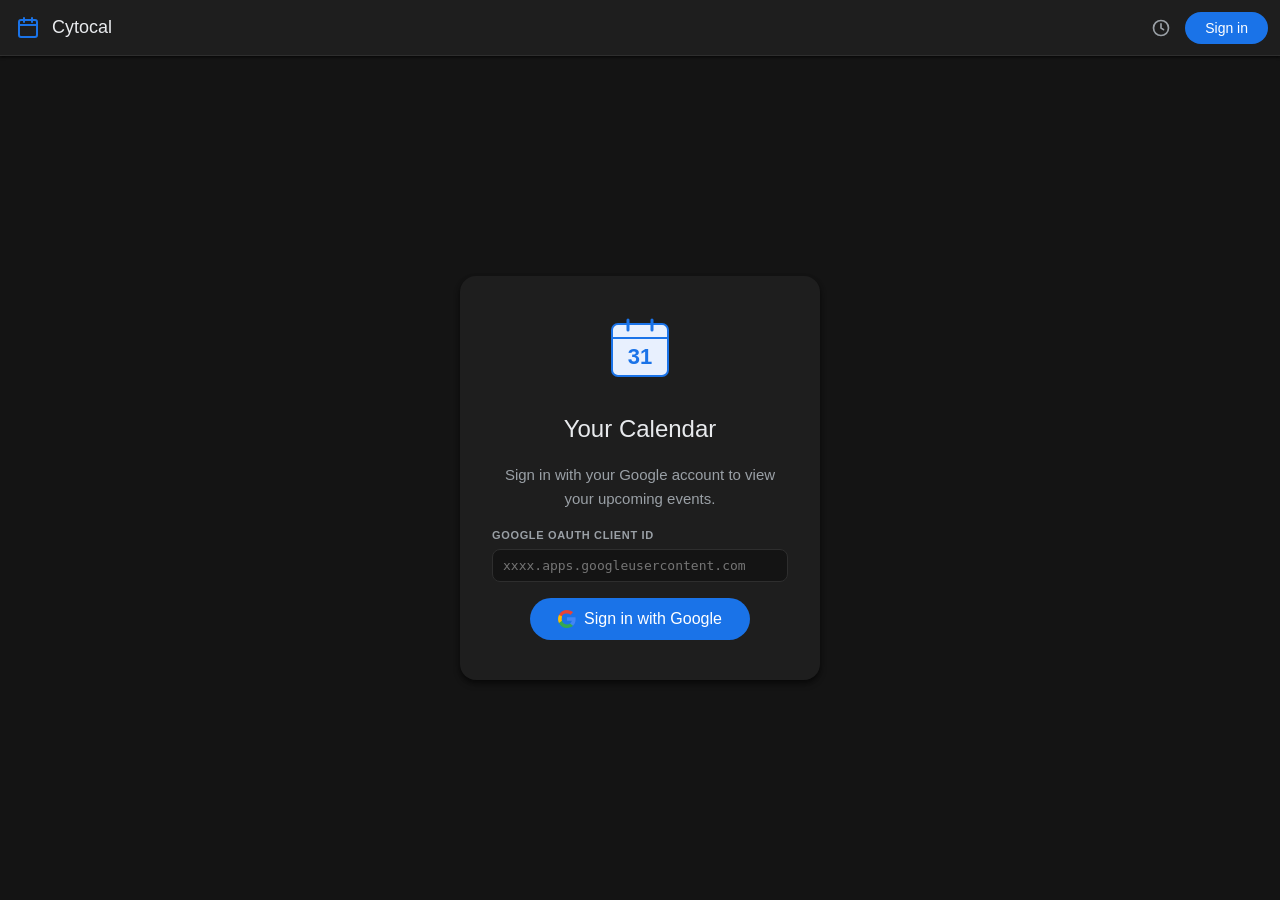
<file: index.html>
<!DOCTYPE html>
<html lang="en">
<head>
  <meta charset="UTF-8" />
  <meta name="viewport" content="width=device-width, initial-scale=1.0" />
  <meta name="theme-color" content="#1a73e8" />
  <meta name="mobile-web-app-capable" content="yes" />
  <meta name="apple-mobile-web-app-capable" content="yes" />
  <meta name="apple-mobile-web-app-status-bar-style" content="default" />
  <meta name="apple-mobile-web-app-title" content="Cytocal" />
  <meta name="description" content="Cytocal PWA" />
  <!-- Content Security Policy. connect-src and frame-src must allow
       accounts.google.com for Google Identity Services sign-in. -->
  <meta http-equiv="Content-Security-Policy" content="default-src 'self'; script-src 'self' https://apis.google.com https://accounts.google.com; style-src 'self' 'unsafe-inline'; img-src 'self' data:; connect-src 'self' https://www.googleapis.com https://accounts.google.com; frame-src https://accounts.google.com;">
  <title>Cytocal</title>
  <link rel="manifest" href="./manifest.json" />
  <link rel="apple-touch-icon" href="./icons/icon.svg" />
  <link rel="stylesheet" href="./styles.css" />
  <!-- External (not inline) so it complies with the CSP above. -->
  <script src="./theme-init.js"></script>
</head>
<body>

  <div id="offline-banner" hidden aria-live="polite">
    You are offline. Showing cached events.
  </div>

  <header class="header">
    <div class="header-left">
      <div class="header-icon" aria-hidden="true">
        <svg width="24" height="24" viewBox="0 0 24 24" fill="none" xmlns="http://www.w3.org/2000/svg">
          <rect x="3" y="4" width="18" height="17" rx="2" stroke="#1a73e8" stroke-width="2" fill="none"/>
          <line x1="3" y1="9" x2="21" y2="9" stroke="#1a73e8" stroke-width="2"/>
          <line x1="8" y1="2" x2="8" y2="6" stroke="#1a73e8" stroke-width="2" stroke-linecap="round"/>
          <line x1="16" y1="2" x2="16" y2="6" stroke="#1a73e8" stroke-width="2" stroke-linecap="round"/>
        </svg>
      </div>
      <h1>Cytocal</h1>
    </div>
    <div class="header-right">
      <button id="btn-refresh" class="icon-btn" hidden aria-label="Refresh calendar">
        <svg width="20" height="20" viewBox="0 0 24 24" fill="none" stroke="currentColor" stroke-width="2" stroke-linecap="round" stroke-linejoin="round">
          <polyline points="23 4 23 10 17 10"></polyline>
          <polyline points="1 20 1 14 7 14"></polyline>
          <path d="M3.51 9a9 9 0 0 1 14.85-3.36L23 10M1 14l4.64 4.36A9 9 0 0 0 20.49 15"></path>
        </svg>
      </button>
      <button id="btn-theme" class="icon-btn" aria-label="Toggle theme">
        <svg id="theme-icon" width="20" height="20" viewBox="0 0 24 24" fill="none" stroke="currentColor" stroke-width="2" stroke-linecap="round" stroke-linejoin="round"></svg>
      </button>
      <button id="btn-signin" class="btn-primary">Sign in</button>
      <button id="btn-menu" class="icon-btn" hidden aria-label="Menu" aria-expanded="false">
        <svg width="20" height="20" viewBox="0 0 20 20" fill="currentColor" xmlns="http://www.w3.org/2000/svg">
          <circle cx="10" cy="4"  r="1.6"/>
          <circle cx="10" cy="10" r="1.6"/>
          <circle cx="10" cy="16" r="1.6"/>
        </svg>
      </button>
    </div>
  </header>

  <div id="app-menu" hidden role="dialog" aria-label="Menu">
    <div class="picker-header">Calendars</div>
    <div class="menu-col-assign">
      <label class="col-assign-row">
        <span class="col-assign-label">Confirmed</span>
        <select id="menu-select-confirmed" class="col-assign-select"></select>
      </label>
      <label class="col-assign-row">
        <span class="col-assign-label">Possible</span>
        <select id="menu-select-possible" class="col-assign-select"></select>
      </label>
      <label class="col-assign-row">
        <span class="col-assign-label">On-call</span>
        <select id="menu-select-oncall" class="col-assign-select"></select>
      </label>
    </div>
    <div class="menu-divider"></div>
    <button id="btn-signout" class="menu-signout">Sign out</button>
  </div>

  <div id="install-banner" hidden role="banner">
    <span>Install Calendar for offline access</span>
    <button id="btn-install" class="btn-install">Add to Home Screen</button>
    <button id="btn-install-dismiss" class="icon-btn install-dismiss" aria-label="Dismiss">&#x2715;</button>
  </div>

  <main id="main-content">

    <div id="welcome-screen">
      <div class="welcome-card">
        <div class="welcome-icon" aria-hidden="true">
          <svg width="64" height="64" viewBox="0 0 64 64" fill="none" xmlns="http://www.w3.org/2000/svg">
            <rect x="4" y="8" width="56" height="52" rx="6" fill="#e8f0fe"/>
            <rect x="4" y="8" width="56" height="52" rx="6" stroke="#1a73e8" stroke-width="2"/>
            <line x1="4" y1="22" x2="60" y2="22" stroke="#1a73e8" stroke-width="2"/>
            <line x1="20" y1="4" x2="20" y2="14" stroke="#1a73e8" stroke-width="3" stroke-linecap="round"/>
            <line x1="44" y1="4" x2="44" y2="14" stroke="#1a73e8" stroke-width="3" stroke-linecap="round"/>
            <text x="32" y="48" text-anchor="middle" font-family="sans-serif" font-size="22" font-weight="bold" fill="#1a73e8">31</text>
          </svg>
        </div>
        <h2>Your Calendar</h2>
        <p>Sign in with your Google account to view your upcoming events.</p>
        <div class="client-id-field">
          <label class="client-id-label" for="input-client-id">Google OAuth Client ID</label>
          <input id="input-client-id" class="client-id-input" type="text"
                 placeholder="xxxx.apps.googleusercontent.com"
                 autocomplete="off" spellcheck="false" />
        </div>
        <button id="btn-signin-welcome" class="btn-primary btn-large">
          <svg width="18" height="18" viewBox="0 0 18 18" xmlns="http://www.w3.org/2000/svg" aria-hidden="true">
            <path d="M17.64 9.2c0-.637-.057-1.251-.164-1.84H9v3.481h4.844c-.209 1.125-.843 2.078-1.796 2.717v2.258h2.908c1.702-1.567 2.684-3.875 2.684-6.615z" fill="#4285F4"/>
            <path d="M9 18c2.43 0 4.467-.806 5.956-2.184l-2.908-2.258c-.806.54-1.837.86-3.048.86-2.344 0-4.328-1.584-5.036-3.711H.957v2.332A8.997 8.997 0 0 0 9 18z" fill="#34A853"/>
            <path d="M3.964 10.707A5.41 5.41 0 0 1 3.682 9c0-.593.102-1.17.282-1.707V4.961H.957A8.996 8.996 0 0 0 0 9c0 1.452.348 2.827.957 4.039l3.007-2.332z" fill="#FBBC05"/>
            <path d="M9 3.58c1.321 0 2.508.454 3.44 1.345l2.582-2.58C13.463.891 11.426 0 9 0A8.997 8.997 0 0 0 .957 4.961L3.964 6.293C4.672 4.166 6.656 3.58 9 3.58z" fill="#EA4335"/>
          </svg>
          Sign in with Google
        </button>
      </div>
    </div>

    <div id="loading-screen" hidden>
      <div class="loading-content">
        <div class="spinner" aria-label="Loading"></div>
        <p id="loading-message">Syncing your calendar&hellip;</p>
      </div>
    </div>

    <div id="calendar-setup" hidden aria-label="Calendar setup">
      <div class="setup-card">
        <h2>Set up your calendars</h2>
        <p>Pick the calendar that holds your confirmed events, the one for possible events, and the one for Philippe's on-call shifts. Only these calendars are shown.</p>
        <div class="setup-col-assign">
          <label class="col-assign-row">
            <span class="col-assign-label">Confirmed</span>
            <select id="setup-select-confirmed" class="col-assign-select"></select>
          </label>
          <label class="col-assign-row">
            <span class="col-assign-label">Possible</span>
            <select id="setup-select-possible" class="col-assign-select"></select>
          </label>
          <label class="col-assign-row">
            <span class="col-assign-label">On-call</span>
            <select id="setup-select-oncall" class="col-assign-select"></select>
          </label>
        </div>
        <button id="btn-setup-done" class="btn-primary btn-large">Get started</button>
      </div>
    </div>

    <aside id="legend-aside" hidden aria-label="Legend">
      <button id="legend-toggle" class="legend-toggle" aria-expanded="true" aria-label="Toggle legend">
        <svg width="12" height="12" viewBox="0 0 24 24" fill="none" stroke="currentColor" stroke-width="2.5" stroke-linecap="round" stroke-linejoin="round" aria-hidden="true">
          <polyline points="6 9 12 15 18 9"></polyline>
        </svg>
        Legend
      </button>
      <div id="legend-body" class="legend-body"></div>
    </aside>

    <aside id="recent-aside" hidden aria-label="Recent changes">
      <button id="recent-toggle" class="legend-toggle" aria-expanded="false" aria-label="Toggle recent changes">
        <svg width="12" height="12" viewBox="0 0 24 24" fill="none" stroke="currentColor" stroke-width="2.5" stroke-linecap="round" stroke-linejoin="round" aria-hidden="true">
          <polyline points="6 9 12 15 18 9"></polyline>
        </svg>
        Recent
      </button>
      <div id="recent-body" class="recent-body"></div>
    </aside>

    <div id="agenda-view" hidden aria-label="Agenda view">
    </div>

  </main>

  <div id="event-modal" hidden role="dialog" aria-modal="true" aria-label="Event editor">
    <div class="modal-backdrop" id="modal-backdrop"></div>
    <div class="modal-card">
      <div class="modal-header">
        <h2 id="modal-title-heading">New event</h2>
        <button id="modal-btn-delete" class="icon-btn modal-delete" hidden aria-label="Delete event">
          <svg width="18" height="18" viewBox="0 0 24 24" fill="none" stroke="currentColor" stroke-width="2" stroke-linecap="round" stroke-linejoin="round">
            <polyline points="3 6 5 6 21 6"></polyline>
            <path d="M19 6l-1 14a2 2 0 0 1-2 2H8a2 2 0 0 1-2-2L5 6"></path>
            <path d="M10 11v6M14 11v6"></path>
            <path d="M9 6V4h6v2"></path>
          </svg>
        </button>
      </div>
      <div class="modal-body">
        <div class="modal-field">
          <label class="modal-label" for="modal-input-title">Title</label>
          <input id="modal-input-title" class="modal-input" type="text" placeholder="Add title" autocomplete="off" />
        </div>
        <div class="modal-field modal-field-row">
          <div class="modal-field" style="flex:1">
            <label class="modal-label" for="modal-input-start">Start date</label>
            <input id="modal-input-start" class="modal-input" type="date" />
          </div>
          <div class="modal-field" style="flex:1">
            <label class="modal-label" for="modal-input-end">End date</label>
            <input id="modal-input-end" class="modal-input" type="date" />
          </div>
        </div>
        <div class="modal-field">
          <div class="modal-label">Place in</div>
          <div id="modal-placement-btns" class="modal-placement-btns" role="group" aria-label="Place event in column">
            <button id="modal-btn-confirmed" class="placement-btn placement-active" type="button">Confirmed</button>
            <button id="modal-btn-possible" class="placement-btn" type="button">Possible</button>
          </div>
        </div>
        <div class="modal-field">
          <div class="modal-label">Colour</div>
          <div id="modal-color-swatches" class="color-swatches" role="radiogroup" aria-label="Event colour"></div>
        </div>
      </div>
      <div class="modal-footer">
        <button id="modal-btn-cancel" class="btn-secondary">Cancel</button>
        <button id="modal-btn-save" class="btn-primary">Save</button>
      </div>
    </div>
  </div>

  <script src="https://accounts.google.com/gsi/client" async defer></script>
  <script src="./db.js"></script>
  <script src="./calendar-api.js"></script>
  <script src="./app.js"></script>
</body>
</html>
</file>
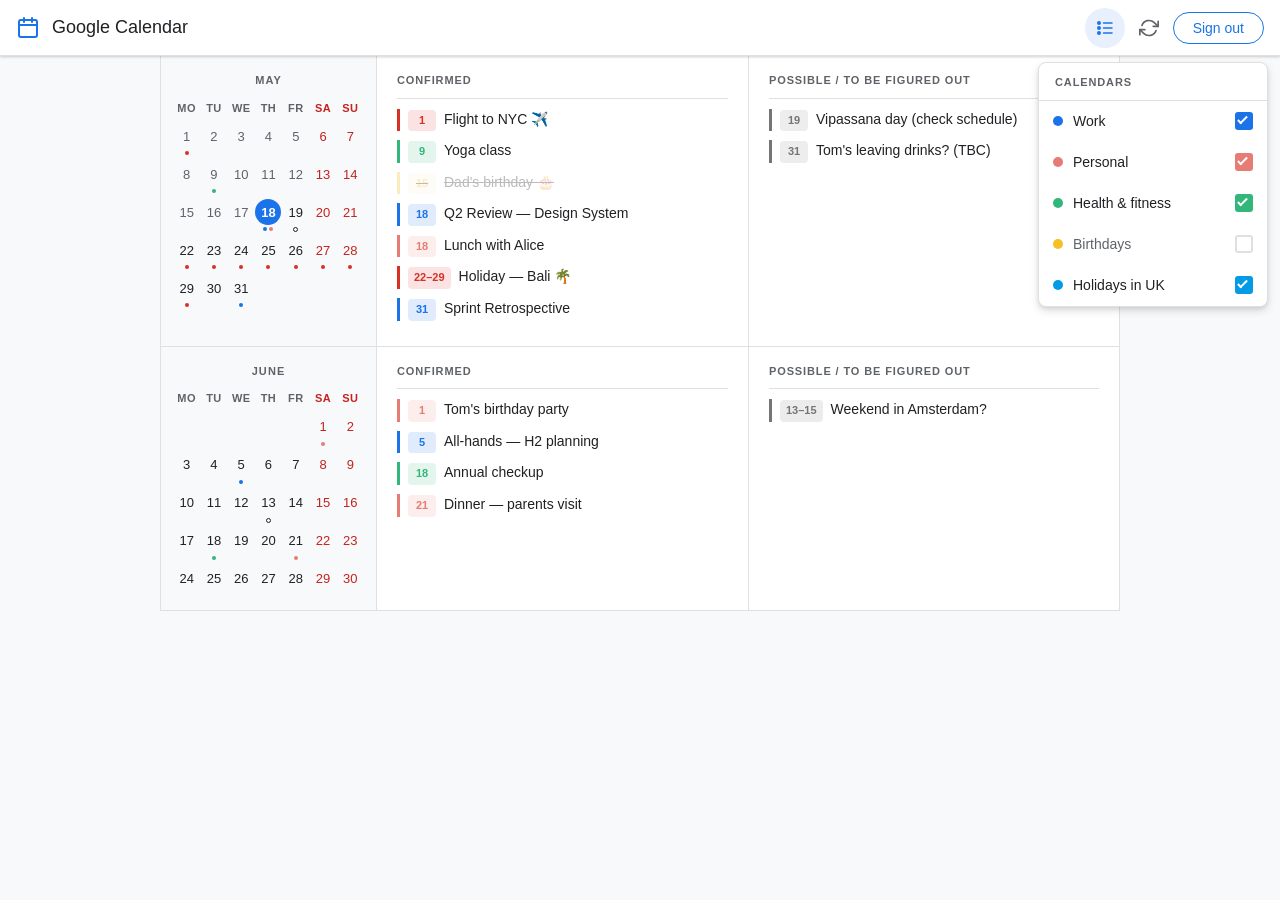
<file: preview.html>
<!DOCTYPE html>
<html lang="en">
<head>
  <meta charset="UTF-8">
  <meta name="viewport" content="width=device-width, initial-scale=1.0">
  <title>Calendar – Picker Preview</title>
  <style>
:root{
  --blue:#1a73e8;--surface:#fff;--surface-2:#f8f9fa;--on-surface:#202124;
  --secondary-text:#5f6368;--border:#e0e0e0;
  --shadow:0 1px 3px rgba(0,0,0,.12),0 1px 2px rgba(0,0,0,.08);
  --shadow-md:0 4px 8px rgba(0,0,0,.12),0 2px 4px rgba(0,0,0,.08);
  --radius:8px;--radius-pill:9999px;--header-height:56px;--cal-col-width:216px;
}
@media(prefers-color-scheme:dark){
  :root{--surface:#1e1e1e;--surface-2:#141414;--on-surface:#e8eaed;--secondary-text:#9aa0a6;--border:#2e2e2e}
}
*,*::before,*::after{box-sizing:border-box;margin:0;padding:0}
body{font-family:"Google Sans",Roboto,-apple-system,sans-serif;background:var(--surface-2);color:var(--on-surface);line-height:1.5}

/* ── Header ── */
.header{
  position:sticky;top:0;z-index:100;height:var(--header-height);
  background:var(--surface);border-bottom:1px solid var(--border);
  box-shadow:var(--shadow);
  display:flex;align-items:center;justify-content:space-between;padding:0 16px;gap:8px;
}
.header-left{display:flex;align-items:center;gap:12px}
.header h1{font-size:1.125rem;font-weight:400}
.header-right{display:flex;align-items:center;gap:4px}
.btn-secondary{
  display:inline-flex;align-items:center;padding:7px 19px;
  background:transparent;color:var(--blue);border:1px solid var(--blue);
  border-radius:var(--radius-pill);font-family:inherit;font-size:.875rem;font-weight:500;cursor:pointer;
}
.icon-btn{
  display:inline-flex;align-items:center;justify-content:center;
  width:40px;height:40px;background:transparent;color:var(--secondary-text);
  border:none;border-radius:50%;cursor:pointer;transition:background .15s,color .15s;
}
.icon-btn:hover{background:var(--surface-2);color:var(--on-surface)}
/* Active/open state for calendars button */
.icon-btn.active{background:var(--blue-light,#e8f0fe);color:var(--blue)}

/* ── Calendar picker popover ── */
#cal-picker{
  position:fixed;
  top:calc(var(--header-height) + 6px);
  right:12px;
  z-index:300;
  background:var(--surface);
  border:1px solid var(--border);
  border-radius:var(--radius);
  box-shadow:var(--shadow-md);
  min-width:230px;max-width:300px;
  overflow:hidden;
}
.picker-header{
  padding:11px 16px 9px;
  font-size:.6875rem;font-weight:700;letter-spacing:.08em;
  text-transform:uppercase;color:var(--secondary-text);
  border-bottom:1px solid var(--border);
}
.cal-row{
  display:flex;align-items:center;gap:10px;
  padding:10px 14px;cursor:pointer;user-select:none;transition:background .12s;
}
.cal-row:hover{background:var(--surface-2)}
.cal-dot-lg{width:10px;height:10px;border-radius:50%;flex-shrink:0}
.cal-row-name{flex:1;font-size:.875rem;color:var(--on-surface);overflow:hidden;text-overflow:ellipsis;white-space:nowrap}
.cal-row-check{
  width:18px;height:18px;border-radius:3px;
  border:2px solid var(--border);flex-shrink:0;
  position:relative;transition:background .12s,border-color .12s;
}
.cal-row-check.on{
  background:var(--c,var(--blue));
  border-color:var(--c,var(--blue));
}
.cal-row-check.on::after{
  content:'';position:absolute;left:3px;top:0;
  width:5px;height:10px;
  border:2px solid #fff;border-top:none;border-left:none;
  transform:rotate(45deg);
}
/* Unchecked row is dimmed slightly */
.cal-row.hidden-cal .cal-row-name{color:var(--secondary-text)}

/* ── Calendar view ── */
#cal{max-width:960px;margin:0 auto;border-left:1px solid var(--border);border-right:1px solid var(--border)}
.mr{display:grid;grid-template-columns:var(--cal-col-width) 1fr 1fr;border-bottom:1px solid var(--border);background:var(--surface)}
.mc{padding:16px 12px;border-right:1px solid var(--border);background:var(--surface-2)}
.mn{font-size:.6875rem;font-weight:700;letter-spacing:.1em;text-transform:uppercase;color:var(--secondary-text);text-align:center;margin-bottom:8px}
table{width:100%;border-collapse:collapse;table-layout:fixed}
th{text-align:center;padding:3px 0 5px;font-size:.6875rem;font-weight:600;color:var(--secondary-text);text-transform:uppercase;letter-spacing:.04em}
th.wk{color:#c5221f}
td{text-align:center;padding:2px 0;vertical-align:top}
.dn{display:inline-flex;align-items:center;justify-content:center;width:26px;height:26px;border-radius:50%;font-size:.8125rem;color:var(--on-surface);line-height:1;font-feature-settings:'tnum'}
.dp .dn{color:var(--secondary-text)}
.dw>.dn{color:#c5221f}
.dt .dn{background:var(--blue);color:#fff;font-weight:700}
.dots{display:flex;justify-content:center;gap:2px;margin-top:2px;min-height:6px}
.dot{width:4px;height:4px;border-radius:50%;flex-shrink:0;display:inline-block}
.dot-t{background:transparent!important;border:1.5px solid #202124;width:5px;height:5px}
.ec{padding:16px 20px;background:var(--surface);min-height:80px}
.ec+.ec{border-left:1px solid var(--border)}
.ch{font-size:.6875rem;font-weight:700;letter-spacing:.08em;text-transform:uppercase;color:var(--secondary-text);padding-bottom:9px;margin-bottom:10px;border-bottom:1px solid var(--border)}
.ev{display:flex;align-items:flex-start;gap:8px;margin-bottom:9px;border-left:3px solid var(--c,var(--blue));padding-left:8px}
.chip{display:inline-block;font-size:.6875rem;font-weight:700;white-space:nowrap;padding:2px 6px;border-radius:4px;flex-shrink:0;line-height:1.6;font-feature-settings:'tnum';margin-top:1px;min-width:28px;text-align:center}
.ttl{font-size:.875rem;color:var(--on-surface);line-height:1.45}

/* Events from the hidden calendar are struck out to illustrate the effect */
.ev.hidden-ev{opacity:.3;text-decoration:line-through}

/* Responsive */
@media(max-width:900px){:root{--cal-col-width:172px}.ec{padding:14px}.ttl{font-size:.8125rem}}
@media(max-width:640px){
  :root{--cal-col-width:132px}
  .mn{font-size:.625rem} th{font-size:.5rem;padding:1px 0 3px}
  .dn{width:20px;height:20px;font-size:.625rem} .dot{width:3px;height:3px}
  .ec{padding:10px 8px} .ch{font-size:.5625rem;padding-bottom:6px;margin-bottom:6px}
  .ttl{font-size:.75rem} .chip{font-size:.5625rem;padding:1px 4px;min-width:22px}
  .ev{gap:5px;padding-left:5px;margin-bottom:6px}
}
  </style>
</head>
<body>

<!-- ── Header ── -->
<header class="header">
  <div class="header-left">
    <svg width="24" height="24" viewBox="0 0 24 24" fill="none">
      <rect x="3" y="4" width="18" height="17" rx="2" stroke="#1a73e8" stroke-width="2" fill="none"/>
      <line x1="3" y1="9" x2="21" y2="9" stroke="#1a73e8" stroke-width="2"/>
      <line x1="8" y1="2" x2="8" y2="6" stroke="#1a73e8" stroke-width="2" stroke-linecap="round"/>
      <line x1="16" y1="2" x2="16" y2="6" stroke="#1a73e8" stroke-width="2" stroke-linecap="round"/>
    </svg>
    <h1>Google Calendar</h1>
  </div>
  <div class="header-right">
    <!-- Calendar selector button — shown as active/open -->
    <button class="icon-btn active" aria-label="Select calendars" aria-expanded="true">
      <svg width="20" height="20" viewBox="0 0 20 20" fill="none">
        <circle cx="4" cy="5"  r="2" fill="currentColor"/>
        <line x1="8.5" y1="5"  x2="17" y2="5"  stroke="currentColor" stroke-width="1.5" stroke-linecap="round"/>
        <circle cx="4" cy="10" r="2" fill="currentColor"/>
        <line x1="8.5" y1="10" x2="17" y2="10" stroke="currentColor" stroke-width="1.5" stroke-linecap="round"/>
        <circle cx="4" cy="15" r="2" fill="currentColor"/>
        <line x1="8.5" y1="15" x2="17" y2="15" stroke="currentColor" stroke-width="1.5" stroke-linecap="round"/>
      </svg>
    </button>
    <button class="icon-btn" aria-label="Refresh">
      <svg width="20" height="20" viewBox="0 0 24 24" fill="none" stroke="currentColor" stroke-width="2" stroke-linecap="round" stroke-linejoin="round">
        <polyline points="23 4 23 10 17 10"/><polyline points="1 20 1 14 7 14"/>
        <path d="M3.51 9a9 9 0 0 1 14.85-3.36L23 10M1 14l4.64 4.36A9 9 0 0 0 20.49 15"/>
      </svg>
    </button>
    <button class="btn-secondary">Sign out</button>
  </div>
</header>

<!-- ── Calendar picker — open, "Holidays in UK" unchecked ── -->
<div id="cal-picker">
  <div class="picker-header">Calendars</div>

  <div class="cal-row">
    <span class="cal-dot-lg" style="background:#1a73e8"></span>
    <span class="cal-row-name">Work</span>
    <span class="cal-row-check on" style="--c:#1a73e8"></span>
  </div>
  <div class="cal-row">
    <span class="cal-dot-lg" style="background:#e67c73"></span>
    <span class="cal-row-name">Personal</span>
    <span class="cal-row-check on" style="--c:#e67c73"></span>
  </div>
  <div class="cal-row">
    <span class="cal-dot-lg" style="background:#33b679"></span>
    <span class="cal-row-name">Health &amp; fitness</span>
    <span class="cal-row-check on" style="--c:#33b679"></span>
  </div>
  <!-- Unchecked — Birthdays hidden -->
  <div class="cal-row hidden-cal">
    <span class="cal-dot-lg" style="background:#f6bf26"></span>
    <span class="cal-row-name">Birthdays</span>
    <span class="cal-row-check"></span>
  </div>
  <div class="cal-row">
    <span class="cal-dot-lg" style="background:#039be5"></span>
    <span class="cal-row-name">Holidays in UK</span>
    <span class="cal-row-check on" style="--c:#039be5"></span>
  </div>
</div>

<!-- ── Calendar view ── -->
<div id="cal">

<!-- MAY -->
<section class="mr">
  <div class="mc">
    <div class="mn">May</div>
    <table><thead><tr>
      <th>Mo</th><th>Tu</th><th>We</th><th>Th</th><th>Fr</th>
      <th class="wk">Sa</th><th class="wk">Su</th>
    </tr></thead><tbody>
      <tr>
        <td class="dp"><span class="dn">1</span><div class="dots"><span class="dot" style="background:#d93025"></span></div></td>
        <td class="dp"><span class="dn">2</span></td><td class="dp"><span class="dn">3</span></td>
        <td class="dp"><span class="dn">4</span></td><td class="dp"><span class="dn">5</span></td>
        <td class="dw dp"><span class="dn">6</span></td><td class="dw dp"><span class="dn">7</span></td>
      </tr><tr>
        <td class="dp"><span class="dn">8</span></td>
        <td class="dp"><span class="dn">9</span><div class="dots"><span class="dot" style="background:#33b679"></span></div></td>
        <td class="dp"><span class="dn">10</span></td><td class="dp"><span class="dn">11</span></td>
        <td class="dp"><span class="dn">12</span></td>
        <td class="dw dp"><span class="dn">13</span></td><td class="dw dp"><span class="dn">14</span></td>
      </tr><tr>
        <td class="dp"><span class="dn">15</span></td>
        <td class="dp"><span class="dn">16</span></td>
        <td class="dp"><span class="dn">17</span></td>
        <td class="dt"><span class="dn">18</span><div class="dots"><span class="dot" style="background:#1a73e8"></span><span class="dot" style="background:#e67c73"></span></div></td>
        <td><span class="dn">19</span><div class="dots"><span class="dot dot-t"></span></div></td>
        <td class="dw"><span class="dn">20</span></td><td class="dw"><span class="dn">21</span></td>
      </tr><tr>
        <td><span class="dn">22</span><div class="dots"><span class="dot" style="background:#d93025"></span></div></td>
        <td><span class="dn">23</span><div class="dots"><span class="dot" style="background:#d93025"></span></div></td>
        <td><span class="dn">24</span><div class="dots"><span class="dot" style="background:#d93025"></span></div></td>
        <td><span class="dn">25</span><div class="dots"><span class="dot" style="background:#d93025"></span></div></td>
        <td><span class="dn">26</span><div class="dots"><span class="dot" style="background:#d93025"></span></div></td>
        <td class="dw"><span class="dn">27</span><div class="dots"><span class="dot" style="background:#d93025"></span></div></td>
        <td class="dw"><span class="dn">28</span><div class="dots"><span class="dot" style="background:#d93025"></span></div></td>
      </tr><tr>
        <td><span class="dn">29</span><div class="dots"><span class="dot" style="background:#d93025"></span></div></td>
        <td><span class="dn">30</span></td>
        <td><span class="dn">31</span><div class="dots"><span class="dot" style="background:#1a73e8"></span></div></td>
        <td></td><td></td><td></td><td></td>
      </tr>
    </tbody></table>
  </div>

  <div class="ec">
    <div class="ch">Confirmed</div>
    <div class="ev" style="--c:#d93025"><span class="chip" style="background:#d9302522;color:#d93025">1</span><span class="ttl">Flight to NYC ✈️</span></div>
    <div class="ev" style="--c:#33b679"><span class="chip" style="background:#33b67922;color:#33b679">9</span><span class="ttl">Yoga class</span></div>
    <!-- Birthday event — shown dimmed because Birthdays calendar is hidden -->
    <div class="ev hidden-ev" style="--c:#f6bf26"><span class="chip" style="background:#f6bf2622;color:#f6bf26">15</span><span class="ttl">Dad's birthday 🎂</span></div>
    <div class="ev" style="--c:#1a73e8"><span class="chip" style="background:#1a73e822;color:#1a73e8">18</span><span class="ttl">Q2 Review — Design System</span></div>
    <div class="ev" style="--c:#e67c73"><span class="chip" style="background:#e67c7322;color:#e67c73">18</span><span class="ttl">Lunch with Alice</span></div>
    <div class="ev" style="--c:#d93025"><span class="chip" style="background:#d9302522;color:#d93025">22–29</span><span class="ttl">Holiday — Bali 🌴</span></div>
    <div class="ev" style="--c:#1a73e8"><span class="chip" style="background:#1a73e822;color:#1a73e8">31</span><span class="ttl">Sprint Retrospective</span></div>
  </div>

  <div class="ec">
    <div class="ch">Possible / To be figured out</div>
    <div class="ev" style="--c:#757575"><span class="chip" style="background:#75757522;color:#757575">19</span><span class="ttl">Vipassana day (check schedule)</span></div>
    <div class="ev" style="--c:#757575"><span class="chip" style="background:#75757522;color:#757575">31</span><span class="ttl">Tom's leaving drinks? (TBC)</span></div>
  </div>
</section>

<!-- JUNE -->
<section class="mr">
  <div class="mc">
    <div class="mn">June</div>
    <table><thead><tr>
      <th>Mo</th><th>Tu</th><th>We</th><th>Th</th><th>Fr</th>
      <th class="wk">Sa</th><th class="wk">Su</th>
    </tr></thead><tbody>
      <tr>
        <td></td><td></td><td></td><td></td><td></td>
        <td class="dw"><span class="dn">1</span><div class="dots"><span class="dot" style="background:#e67c73"></span></div></td>
        <td class="dw"><span class="dn">2</span></td>
      </tr><tr>
        <td><span class="dn">3</span></td><td><span class="dn">4</span></td>
        <td><span class="dn">5</span><div class="dots"><span class="dot" style="background:#1a73e8"></span></div></td>
        <td><span class="dn">6</span></td><td><span class="dn">7</span></td>
        <td class="dw"><span class="dn">8</span></td><td class="dw"><span class="dn">9</span></td>
      </tr><tr>
        <td><span class="dn">10</span></td><td><span class="dn">11</span></td>
        <td><span class="dn">12</span></td>
        <td><span class="dn">13</span><div class="dots"><span class="dot dot-t"></span></div></td>
        <td><span class="dn">14</span></td>
        <td class="dw"><span class="dn">15</span></td><td class="dw"><span class="dn">16</span></td>
      </tr><tr>
        <td><span class="dn">17</span></td>
        <td><span class="dn">18</span><div class="dots"><span class="dot" style="background:#33b679"></span></div></td>
        <td><span class="dn">19</span></td><td><span class="dn">20</span></td>
        <td><span class="dn">21</span><div class="dots"><span class="dot" style="background:#e67c73"></span></div></td>
        <td class="dw"><span class="dn">22</span></td><td class="dw"><span class="dn">23</span></td>
      </tr><tr>
        <td><span class="dn">24</span></td><td><span class="dn">25</span></td>
        <td><span class="dn">26</span></td><td><span class="dn">27</span></td>
        <td><span class="dn">28</span></td>
        <td class="dw"><span class="dn">29</span></td><td class="dw"><span class="dn">30</span></td>
      </tr>
    </tbody></table>
  </div>

  <div class="ec">
    <div class="ch">Confirmed</div>
    <div class="ev" style="--c:#e67c73"><span class="chip" style="background:#e67c7322;color:#e67c73">1</span><span class="ttl">Tom's birthday party</span></div>
    <div class="ev" style="--c:#1a73e8"><span class="chip" style="background:#1a73e822;color:#1a73e8">5</span><span class="ttl">All-hands — H2 planning</span></div>
    <div class="ev" style="--c:#33b679"><span class="chip" style="background:#33b67922;color:#33b679">18</span><span class="ttl">Annual checkup</span></div>
    <div class="ev" style="--c:#e67c73"><span class="chip" style="background:#e67c7322;color:#e67c73">21</span><span class="ttl">Dinner — parents visit</span></div>
  </div>

  <div class="ec">
    <div class="ch">Possible / To be figured out</div>
    <div class="ev" style="--c:#757575"><span class="chip" style="background:#75757522;color:#757575">13–15</span><span class="ttl">Weekend in Amsterdam?</span></div>
  </div>
</section>

</div>

<script>
// Make the preview interactive — clicking a row toggles it
document.querySelectorAll('.cal-row').forEach(row => {
  row.addEventListener('click', () => {
    const check = row.querySelector('.cal-row-check');
    const isOn  = check.classList.toggle('on');
    row.classList.toggle('hidden-cal', !isOn);
    // Also toggle the faded birthday event to illustrate the effect
    if (row.querySelector('.cal-row-name').textContent.includes('Birthdays')) {
      document.querySelectorAll('.hidden-ev').forEach(ev => ev.style.display = isOn ? 'none' : 'flex');
    }
  });
});
</script>
</body>
</html>
</file>
<file: styles.css>
/* ─── Custom Properties ───────────────────────────────────────────────────── */
:root {
  --blue: #1a73e8;
  --blue-dark: #1557b0;
  --blue-light: #e8f0fe;
  --surface: #ffffff;
  --surface-2: #f8f9fa;
  --on-surface: #202124;
  --secondary-text: #5f6368;
  --border: #e0e0e0;
  --shadow: 0 1px 3px rgba(0, 0, 0, 0.12), 0 1px 2px rgba(0, 0, 0, 0.08);
  --shadow-md: 0 4px 6px rgba(0, 0, 0, 0.07), 0 2px 4px rgba(0, 0, 0, 0.06);
  --radius: 8px;
  --radius-pill: 9999px;
  --header-height: 56px;
  --amber: #f9ab00;
  --cal-col-width: 216px;
}

:root[data-theme="dark"] {
  --surface: #1e1e1e;
  --surface-2: #141414;
  --on-surface: #e8eaed;
  --secondary-text: #9aa0a6;
  --border: #2e2e2e;
  --shadow: 0 1px 3px rgba(0, 0, 0, 0.5), 0 1px 2px rgba(0, 0, 0, 0.4);
  --shadow-md: 0 4px 6px rgba(0, 0, 0, 0.4), 0 2px 4px rgba(0, 0, 0, 0.3);
  --blue-light: #1c2e4a;
}

/* ─── Reset & Base ────────────────────────────────────────────────────────── */
*, *::before, *::after { box-sizing: border-box; margin: 0; padding: 0; }

html { font-size: 16px; -webkit-text-size-adjust: 100%; }

body {
  font-family: "Google Sans", Roboto, -apple-system, BlinkMacSystemFont,
               "Segoe UI", sans-serif;
  background-color: var(--surface-2);
  color: var(--on-surface);
  line-height: 1.5;
  min-height: 100dvh;
}

/* ─── Header ──────────────────────────────────────────────────────────────── */
.header {
  position: sticky;
  top: 0;
  z-index: 100;
  height: var(--header-height);
  background-color: var(--surface);
  border-bottom: 1px solid var(--border);
  box-shadow: var(--shadow);
  display: flex;
  align-items: center;
  justify-content: space-between;
  padding: 0 12px 0 16px;
  gap: 8px;
}

.header-left { display: flex; align-items: center; gap: 12px; min-width: 0; }
.header-icon { flex-shrink: 0; display: flex; align-items: center; }

.header h1 {
  font-size: 1.125rem;
  font-weight: 400;
  color: var(--on-surface);
  white-space: nowrap;
  overflow: hidden;
  text-overflow: ellipsis;
}

.header-right { display: flex; align-items: center; gap: 4px; flex-shrink: 0; }

/* ─── Buttons ─────────────────────────────────────────────────────────────── */
.btn-primary {
  display: inline-flex;
  align-items: center;
  gap: 8px;
  padding: 8px 20px;
  background-color: var(--blue);
  color: #fff;
  border: none;
  border-radius: var(--radius-pill);
  font-family: inherit;
  font-size: 0.875rem;
  font-weight: 500;
  cursor: pointer;
  transition: background-color 0.2s, box-shadow 0.2s;
  white-space: nowrap;
}
.btn-primary:hover { background-color: var(--blue-dark); box-shadow: var(--shadow-md); }
.btn-primary.btn-large { padding: 12px 28px; font-size: 1rem; }

.btn-secondary {
  display: inline-flex;
  align-items: center;
  gap: 8px;
  padding: 7px 19px;
  background-color: transparent;
  color: var(--blue);
  border: 1px solid var(--blue);
  border-radius: var(--radius-pill);
  font-family: inherit;
  font-size: 0.875rem;
  font-weight: 500;
  cursor: pointer;
  transition: background-color 0.2s;
  white-space: nowrap;
}
.btn-secondary:hover { background-color: var(--blue-light); }

.icon-btn {
  display: inline-flex;
  align-items: center;
  justify-content: center;
  width: 40px;
  height: 40px;
  padding: 0;
  background-color: transparent;
  color: var(--secondary-text);
  border: none;
  border-radius: 50%;
  font-family: inherit;
  font-size: 1rem;
  cursor: pointer;
  transition: background-color 0.2s, color 0.2s;
  flex-shrink: 0;
}
.icon-btn:hover { background-color: var(--surface-2); color: var(--on-surface); }
.icon-btn.spinning svg { animation: spin 1s linear infinite; }

/* ─── Install Banner ──────────────────────────────────────────────────────── */
#install-banner {
  display: flex;
  align-items: center;
  gap: 12px;
  padding: 10px 16px;
  background-color: var(--blue);
  color: #fff;
  font-size: 0.875rem;
  position: sticky;
  top: var(--header-height);
  z-index: 99;
}
#install-banner span { flex: 1; }
.btn-install {
  padding: 6px 16px;
  background-color: #fff;
  color: var(--blue);
  border: none;
  border-radius: var(--radius-pill);
  font-family: inherit;
  font-size: 0.8125rem;
  font-weight: 600;
  cursor: pointer;
  white-space: nowrap;
  transition: opacity 0.2s;
}
.btn-install:hover { opacity: 0.9; }
.install-dismiss { color: rgba(255,255,255,0.8); width: 32px; height: 32px; font-size: 0.875rem; }
.install-dismiss:hover { background-color: rgba(255,255,255,0.15); color: #fff; }

/* ─── Offline Banner ──────────────────────────────────────────────────────── */
#offline-banner {
  position: fixed;
  bottom: 0; left: 0; right: 0;
  z-index: 200;
  padding: 12px 16px;
  background-color: var(--amber);
  color: #1a1200;
  font-size: 0.875rem;
  font-weight: 500;
  text-align: center;
  box-shadow: 0 -2px 8px rgba(0,0,0,0.15);
}

/* ─── Welcome Screen ──────────────────────────────────────────────────────── */
#welcome-screen {
  display: flex;
  align-items: center;
  justify-content: center;
  min-height: calc(100dvh - var(--header-height));
  padding: 24px 16px;
}
.welcome-card {
  display: flex;
  flex-direction: column;
  align-items: center;
  text-align: center;
  gap: 16px;
  background-color: var(--surface);
  border-radius: 16px;
  padding: 40px 32px;
  box-shadow: var(--shadow-md);
  max-width: 360px;
  width: 100%;
}
.welcome-icon { margin-bottom: 8px; }
.welcome-card h2 { font-size: 1.5rem; font-weight: 400; color: var(--on-surface); }
.welcome-card p  { font-size: 0.9375rem; color: var(--secondary-text); line-height: 1.6; }

.client-id-field {
  width: 100%;
  display: flex;
  flex-direction: column;
  gap: 5px;
  text-align: left;
}
.client-id-label {
  font-size: 0.6875rem;
  font-weight: 700;
  text-transform: uppercase;
  letter-spacing: 0.06em;
  color: var(--secondary-text);
}
.client-id-input {
  font-family: monospace;
  font-size: 0.8125rem;
  padding: 8px 10px;
  border: 1px solid var(--border);
  border-radius: var(--radius);
  background: var(--surface-2);
  color: var(--on-surface);
  width: 100%;
  box-sizing: border-box;
}
.client-id-input:focus {
  outline: none;
  border-color: var(--blue);
}

/* ─── Loading Screen ──────────────────────────────────────────────────────── */
#loading-screen {
  display: flex;
  align-items: center;
  justify-content: center;
  min-height: calc(100dvh - var(--header-height));
  padding: 24px;
}
.loading-content { display: flex; flex-direction: column; align-items: center; gap: 20px; }
.loading-content p { color: var(--secondary-text); font-size: 0.9375rem; }

/* ─── Spinner ─────────────────────────────────────────────────────────────── */
.spinner {
  width: 40px; height: 40px;
  border: 3px solid var(--border);
  border-top-color: var(--blue);
  border-radius: 50%;
  animation: spin 0.8s linear infinite;
  flex-shrink: 0;
}
@keyframes spin { to { transform: rotate(360deg); } }

/* ─── Main content wrapper ────────────────────────────────────────────────── */
#main-content {
  display: flex;
  align-items: flex-start;
  max-width: 1200px;
  margin: 0 auto;
}

/* Screens that occupy the full width when the calendar view is hidden */
#welcome-screen,
#loading-screen,
#calendar-setup { flex: 1; }

/* ─── Legend aside ────────────────────────────────────────────────────────── */
#legend-aside {
  width: 180px;
  flex-shrink: 0;
  position: sticky;
  top: calc(var(--header-height) + 12px);
  align-self: flex-start;
  background: var(--surface);
  border: 1px solid var(--border);
  border-radius: var(--radius);
  box-shadow: var(--shadow);
  margin: 12px 24px 0 12px;
  overflow: hidden;
}

.legend-toggle {
  display: flex;
  align-items: center;
  gap: 6px;
  width: 100%;
  padding: 10px 12px;
  background: none;
  border: none;
  border-bottom: 1px solid var(--border);
  font-family: inherit;
  font-size: 0.6875rem;
  font-weight: 700;
  text-transform: uppercase;
  letter-spacing: 0.08em;
  color: var(--secondary-text);
  cursor: pointer;
  text-align: left;
}
.legend-toggle:hover { background: var(--surface-2); }
.legend-toggle svg { transition: transform 0.2s; flex-shrink: 0; }

#legend-aside.legend-collapsed .legend-toggle svg { transform: rotate(-90deg); }
#legend-aside.legend-collapsed .legend-body { display: none; }

.legend-body {
  padding: 10px 12px;
  display: flex;
  flex-direction: column;
  gap: 8px;
}

.legend-item {
  display: flex;
  align-items: center;
  gap: 8px;
  font-size: 0.75rem;
  color: var(--on-surface);
  line-height: 1.3;
}

.legend-swatch {
  width: 12px;
  height: 12px;
  border-radius: 3px;
  flex-shrink: 0;
}

.legend-dot {
  width: 8px;
  height: 8px;
  border-radius: 50%;
  flex-shrink: 0;
}

/* ─── Recent changes aside ────────────────────────────────────────────────── */
#recent-aside {
  width: 190px;
  flex-shrink: 0;
  position: sticky;
  top: calc(var(--header-height) + 12px);
  align-self: flex-start;
  background: var(--surface);
  border: 1px solid var(--border);
  border-radius: var(--radius);
  box-shadow: var(--shadow);
  margin: 12px 12px 0 24px;
  overflow: hidden;
  /* recent-aside is now before agenda-view in DOM; push it after on desktop */
  order: 2;
}

#recent-aside.recent-collapsed .legend-toggle svg { transform: rotate(-90deg); }
#recent-aside.recent-collapsed .recent-body { display: none; }

.recent-body {
  display: flex;
  flex-direction: column;
  max-height: calc(100vh - var(--header-height) - 80px);
  overflow-y: auto;
}

.recent-item {
  display: flex;
  align-items: flex-start;
  gap: 8px;
  padding: 8px 12px;
  border-bottom: 1px solid var(--border);
  cursor: pointer;
  text-align: left;
  background: none;
  border-left: none;
  border-right: none;
  border-top: none;
  border-radius: 0;
  width: 100%;
  font-family: inherit;
}
.recent-item:last-child { border-bottom: none; }
.recent-item:hover { background: var(--surface-2); }

.recent-dot {
  width: 8px;
  height: 8px;
  border-radius: 3px;
  flex-shrink: 0;
  margin-top: 3px;
}

.recent-item-text {
  flex: 1;
  min-width: 0;
}

.recent-item-title {
  font-size: 0.75rem;
  color: var(--on-surface);
  white-space: nowrap;
  overflow: hidden;
  text-overflow: ellipsis;
  font-weight: 500;
  line-height: 1.3;
}

.recent-item-meta {
  font-size: 0.6875rem;
  color: var(--secondary-text);
  margin-top: 1px;
}

.recent-empty {
  padding: 12px;
  font-size: 0.75rem;
  color: var(--secondary-text);
  text-align: center;
}

/* ─── Calendar View ───────────────────────────────────────────────────────── */
#agenda-view {
  flex: 1;
  min-width: 0;
  max-width: 960px;
  padding-bottom: 80px;
  border-left: 1px solid var(--border);
  border-right: 1px solid var(--border);
}

/* Each month row: calendar | confirmed | possible */
.month-row {
  display: grid;
  grid-template-columns: var(--cal-col-width) 1fr 1fr;
  border-bottom: 1px solid var(--border);
  background-color: var(--surface);
}

/* ─── Left column: mini calendar ─────────────────────────────────────────── */
.month-cal-col {
  padding: 16px 12px;
  border-right: 1px solid var(--border);
  background-color: var(--surface-2);
  position: sticky;          /* keep month name visible as column scrolls */
  left: 0;
}

.month-name {
  font-size: 0.6875rem;
  font-weight: 700;
  letter-spacing: 0.1em;
  text-transform: uppercase;
  color: var(--secondary-text);
  text-align: center;
  margin-bottom: 8px;
}

/* Mini calendar table */
.mini-cal {
  width: 100%;
  border-collapse: collapse;
  table-layout: fixed;
}

.mini-cal th {
  text-align: center;
  padding: 3px 0 5px;
  font-size: 0.6875rem;
  font-weight: 600;
  color: var(--secondary-text);
  text-transform: uppercase;
  letter-spacing: 0.04em;
}
.mini-cal td {
  text-align: center;
  padding: 2px 0;
  vertical-align: top;
}

.day-num {
  display: inline-flex;
  align-items: center;
  justify-content: center;
  /* Never wider than the table cell — prevents squares overlapping on narrow screens */
  width: min(26px, calc((var(--cal-col-width) - 24px) / 7));
  height: min(26px, calc((var(--cal-col-width) - 24px) / 7));
  border-radius: 50%;
  font-size: 0.8125rem;
  color: var(--on-surface);
  line-height: 1;
  font-feature-settings: 'tnum';
}

.day-past   .day-num { color: var(--secondary-text); }

.day-today .day-num {
  border: 2px solid #fff;
  border-radius: 6px;
  font-weight: 700;
  box-sizing: border-box;
}

.day-num.day-bg {
  border-radius: 6px;
  color: #fff;
  font-weight: 600;
  text-shadow: 0 0 2px rgba(0, 0, 0, 0.5);
}

/* Coloured dots below day number */
.day-dots {
  display: flex;
  justify-content: center;
  gap: 2px;
  margin-top: 1px;
  min-height: 5px;
}
.day-dot {
  width: 4px;
  height: 4px;
  border-radius: 50%;
  flex-shrink: 0;
}
/* ─── Event columns ───────────────────────────────────────────────────────── */
.events-col {
  padding: 16px 20px;
  background-color: var(--surface);
  min-height: 80px;
}
.events-col + .events-col {
  border-left: 1px solid var(--border);
}

.col-header {
  font-size: 0.6875rem;
  font-weight: 700;
  letter-spacing: 0.08em;
  text-transform: uppercase;
  color: var(--secondary-text);
  padding-bottom: 9px;
  margin-bottom: 10px;
  border-bottom: 1px solid var(--border);
}

/* Single event entry */
.event-entry {
  display: flex;
  align-items: flex-start;
  gap: 8px;
  margin-bottom: 9px;
}

.entry-chip {
  display: inline-block;
  font-size: 0.6875rem;
  font-weight: 700;
  white-space: nowrap;
  padding: 2px 6px;
  border-radius: 4px;
  flex-shrink: 0;
  line-height: 1.6;
  font-feature-settings: 'tnum';
  margin-top: 1px;
  min-width: 28px;
  text-align: center;
}

.entry-title {
  font-size: 0.875rem;
  color: var(--on-surface);
  line-height: 1.45;
}

/* ─── App menu (⋮) ───────────────────────────────────────────────────────── */
#app-menu {
  position: fixed;
  top: calc(var(--header-height) + 6px);
  right: 12px;
  z-index: 300;
  background: var(--surface);
  border: 1px solid var(--border);
  border-radius: var(--radius);
  box-shadow: var(--shadow-md);
  min-width: 220px;
  max-width: 300px;
  overflow: hidden;
}

.menu-divider {
  height: 1px;
  background: var(--border);
  margin: 4px 0;
}

.menu-signout {
  display: flex;
  width: 100%;
  padding: 10px 14px;
  font-family: inherit;
  font-size: 0.875rem;
  color: var(--on-surface);
  background: none;
  border: none;
  cursor: pointer;
  text-align: left;
  transition: background 0.12s;
}
.menu-signout:hover { background: var(--surface-2); }

.picker-header {
  padding: 11px 16px 9px;
  font-size: 0.6875rem;
  font-weight: 700;
  letter-spacing: 0.08em;
  text-transform: uppercase;
  color: var(--secondary-text);
  border-bottom: 1px solid var(--border);
}

.cal-row {
  display: flex;
  align-items: center;
  gap: 10px;
  padding: 10px 14px;
  cursor: pointer;
  user-select: none;
  transition: background 0.12s;
}
.cal-row:hover { background: var(--surface-2); }

.cal-dot-lg {
  width: 10px;
  height: 10px;
  border-radius: 50%;
  flex-shrink: 0;
}

.cal-row-name {
  flex: 1;
  font-size: 0.875rem;
  color: var(--on-surface);
  overflow: hidden;
  text-overflow: ellipsis;
  white-space: nowrap;
}

.cal-row-check {
  width: 18px;
  height: 18px;
  border-radius: 3px;
  border: 2px solid var(--border);
  flex-shrink: 0;
  position: relative;
  transition: background 0.12s, border-color 0.12s;
}
.cal-row-check.is-checked {
  background: var(--check-color, var(--blue));
  border-color: var(--check-color, var(--blue));
}
.cal-row-check.is-checked::after {
  content: '';
  position: absolute;
  left: 3px;
  top: 0px;
  width: 5px;
  height: 10px;
  border: 2px solid #fff;
  border-top: none;
  border-left: none;
  transform: rotate(45deg);
}

/* ─── Calendar setup screen ──────────────────────────────────────────────── */
#calendar-setup {
  display: flex;
  align-items: center;
  justify-content: center;
  min-height: calc(100dvh - var(--header-height));
  padding: 24px 16px;
}

.setup-card {
  display: flex;
  flex-direction: column;
  align-items: stretch;
  gap: 16px;
  background-color: var(--surface);
  border-radius: 16px;
  padding: 32px;
  box-shadow: var(--shadow-md);
  max-width: 420px;
  width: 100%;
}

.setup-card h2 {
  font-size: 1.375rem;
  font-weight: 400;
  color: var(--on-surface);
}

.setup-card p {
  font-size: 0.9375rem;
  color: var(--secondary-text);
  margin-top: -4px;
}

.setup-cal-row {
  border-radius: var(--radius);
}

.setup-card .btn-large {
  align-self: center;
  margin-top: 8px;
}

/* ─── Column-assignment selects (menu + setup) ───────────────────────────── */
.menu-col-assign {
  padding: 8px 14px 12px;
  display: flex;
  flex-direction: column;
  gap: 8px;
}

.col-assign-row {
  display: flex;
  align-items: center;
  gap: 8px;
}

.col-assign-label {
  font-size: 0.8125rem;
  color: var(--on-surface);
  width: 68px;
  flex-shrink: 0;
}

.col-assign-select {
  flex: 1;
  font-family: inherit;
  font-size: 0.8125rem;
  padding: 4px 6px;
  border: 1px solid var(--border);
  border-radius: var(--radius);
  background: var(--surface);
  color: var(--on-surface);
  cursor: pointer;
  min-width: 0;
}

.setup-col-assign {
  display: flex;
  flex-direction: column;
  gap: 10px;
  padding: 12px;
  background: var(--surface-2);
  border-radius: var(--radius);
  border: 1px solid var(--border);
}

.setup-section-label {
  font-size: 0.6875rem;
  font-weight: 700;
  text-transform: uppercase;
  letter-spacing: 0.08em;
  color: var(--secondary-text);
  margin-top: 4px;
}

/* ─── Month name row (name + add button) ─────────────────────────────────── */
.month-name-row {
  display: flex;
  align-items: center;
  justify-content: space-between;
  margin-bottom: 8px;
}

.month-name-row .month-name {
  margin-bottom: 0;
}

.month-add-btn {
  width: 22px;
  height: 22px;
  padding: 0;
  color: var(--secondary-text);
  flex-shrink: 0;
  opacity: 0;
  transition: opacity 0.15s;
  border-radius: 50%;
}

.month-cal-col:hover .month-add-btn,
.month-add-btn:focus {
  opacity: 1;
}

/* ─── Event entries (clickable) ──────────────────────────────────────────── */
.event-entry {
  cursor: pointer;
  border-radius: 4px;
  transition: background-color 0.1s;
}

.event-entry:hover { background-color: var(--surface-2); }

/* ─── Event editor modal ─────────────────────────────────────────────────── */
#event-modal {
  position: fixed;
  inset: 0;
  z-index: 400;
  display: flex;
  align-items: center;
  justify-content: center;
  padding: 16px;
}

.modal-backdrop {
  position: absolute;
  inset: 0;
  background: rgba(0, 0, 0, 0.45);
}

.modal-card {
  position: relative;
  background: var(--surface);
  border-radius: 16px;
  box-shadow: 0 8px 24px rgba(0, 0, 0, 0.2);
  width: 100%;
  max-width: 440px;
  display: flex;
  flex-direction: column;
  overflow: hidden;
}

.modal-header {
  display: flex;
  align-items: center;
  justify-content: space-between;
  padding: 20px 24px 0;
}

.modal-header h2 {
  font-size: 1.125rem;
  font-weight: 500;
  color: var(--on-surface);
}

.modal-delete { color: #d93025; }
.modal-delete:hover { background: rgba(217, 48, 37, 0.08) !important; color: #d93025; }

.modal-body {
  padding: 16px 24px;
  display: flex;
  flex-direction: column;
  gap: 14px;
}

.modal-field {
  display: flex;
  flex-direction: column;
  gap: 5px;
}

.modal-field-row {
  flex-direction: row;
  gap: 12px;
  align-items: flex-start;
}

.modal-label {
  font-size: 0.6875rem;
  font-weight: 700;
  text-transform: uppercase;
  letter-spacing: 0.06em;
  color: var(--secondary-text);
}

.modal-input,
.modal-select {
  font-family: inherit;
  font-size: 0.9375rem;
  padding: 8px 10px;
  border: 1px solid var(--border);
  border-radius: var(--radius);
  background: var(--surface);
  color: var(--on-surface);
  width: 100%;
  transition: border-color 0.15s;
  box-sizing: border-box;
}

.modal-input:focus,
.modal-select:focus {
  outline: none;
  border-color: var(--blue);
}

.modal-input:disabled { opacity: 0.38; cursor: not-allowed; }

.modal-footer {
  display: flex;
  justify-content: flex-end;
  gap: 10px;
  padding: 4px 24px 20px;
}

/* ─── Color swatches ─────────────────────────────────────────────────────── */
.color-swatches {
  display: flex;
  flex-direction: column;
  gap: 4px;
  padding-top: 2px;
}

.color-swatch-row {
  display: flex;
  align-items: center;
  gap: 10px;
  padding: 3px 6px;
  border-radius: 6px;
  cursor: pointer;
  transition: background 0.1s;
  border: none;
  background: none;
  text-align: left;
  font-family: inherit;
  width: 100%;
}
.color-swatch-row:hover { background: var(--surface-2); }

.color-swatch {
  width: 20px;
  height: 20px;
  border-radius: 50%;
  border: 2px solid transparent;
  cursor: pointer;
  padding: 0;
  background-clip: padding-box;
  transition: transform 0.1s;
  flex-shrink: 0;
}
.color-swatch.swatch-selected {
  outline: 2px solid var(--on-surface);
  outline-offset: 2px;
  transform: scale(1.1);
}

.color-swatch-label {
  font-size: 0.875rem;
  color: var(--on-surface);
  line-height: 1.3;
}

/* ─── Modal placement buttons (Confirmed / Possible) ─────────────────────── */
.modal-placement-btns {
  display: flex;
  gap: 8px;
}

.placement-btn {
  flex: 1;
  padding: 8px 12px;
  background: var(--surface-2);
  color: var(--on-surface);
  border: 1px solid var(--border);
  border-radius: var(--radius-pill);
  font-family: inherit;
  font-size: 0.875rem;
  font-weight: 500;
  cursor: pointer;
  transition: background 0.15s, border-color 0.15s, color 0.15s;
}
.placement-btn:hover { background: var(--blue-light); border-color: var(--blue); color: var(--blue); }
.placement-btn.placement-active { background: var(--blue); color: #fff; border-color: var(--blue); }

/* ─── Infinite-scroll sentinels ───────────────────────────────────────────── */
.scroll-sentinel { height: 1px; visibility: hidden; }

/* Make day cells clickable */
.mini-cal td[role="button"] {
  cursor: pointer;
}

.mini-cal td[role="button"]:hover .day-num {
  transform: scale(1.1);
  transition: transform 0.1s ease;
}

.mini-cal td[role="button"]:focus {
  outline: 2px solid var(--blue);
  outline-offset: -2px;
}

/* ─── Utility ─────────────────────────────────────────────────────────────── */
[hidden] { display: none !important; }

/* ─── Responsive ──────────────────────────────────────────────────────────── */

/* The 3-column layout is kept at ALL widths — columns just get narrower.
   Never collapse to a single column; horizontal scale-down is preferable. */

@media (max-width: 900px) {
  :root { --cal-col-width: 172px; }
  .events-col  { padding: 14px 14px; }
  .entry-title { font-size: 0.8125rem; }
  #legend-aside { width: 148px; }
  .legend-item  { font-size: 0.6875rem; }
}

/* Too cramped for both sidebars between tablet and small desktop */
@media (min-width: 641px) and (max-width: 900px) {
  #recent-aside { display: none; }
}

/* ── Mobile: legend moves to a sticky top banner ── */
@media (max-width: 640px) {
  :root {
    /* Wider mini-cal now that the legend sidebar is gone */
    --cal-col-width: 150px;
  }

  /* Stack legend above agenda instead of left sidebar */
  #main-content { flex-direction: column; }

  #legend-aside {
    width: 100%;
    margin: 0;
    border-radius: 0;
    border-left: none;
    border-right: none;
    border-top: none;
    position: sticky;
    top: var(--header-height);
    z-index: 90;
  }

  /* Multi-column grid so the legend is compact vertically */
  .legend-body {
    display: grid;
    grid-template-columns: 1fr 1fr;
    gap: 5px 12px;
    padding: 8px 12px;
  }

  .legend-item  { font-size: 0.625rem; gap: 5px; }
  .legend-swatch { width: 10px; height: 10px; }
  .legend-dot    { width: 6px; height: 6px; }
  .legend-toggle { padding: 8px 12px; font-size: 0.625rem; }

  /* Agenda takes full width */
  #agenda-view { border-left: none; border-right: none; }

  /* Text scaling */
  .month-name  { font-size: 0.625rem; letter-spacing: 0.06em; }
  .mini-cal th { font-size: 0.5rem; padding: 1px 0 3px; }
  .day-num     { font-size: 0.625rem; }
  .day-dots    { gap: 1px; }
  .day-dot     { width: 3px; height: 3px; }

  .events-col  { padding: 10px 8px; }
  .col-header  { font-size: 0.5625rem; padding-bottom: 6px; margin-bottom: 6px; }
  .entry-title { font-size: 0.75rem; }
  .entry-chip  { font-size: 0.5625rem; padding: 1px 4px; min-width: 22px; }
  .event-entry { gap: 5px; padding-left: 5px; margin-bottom: 6px; }

  .welcome-card { padding: 32px 20px; }

  /* Recent panel: sticky below the legend, full-width collapsible */
  #recent-aside {
    display: block;
    width: 100%;
    margin: 0;
    border-radius: 0;
    border-left: none;
    border-right: none;
    border-top: none;
    position: sticky;
    top: calc(var(--header-height) + var(--legend-panel-h, 40px));
    z-index: 89;
    order: 1;
  }
  .month-block {
    scroll-margin-top: calc(var(--header-height) + var(--legend-panel-h, 40px) + 44px);
  }
  #agenda-view { order: 3; }
  .recent-body {
    max-height: none;
    display: grid;
    grid-template-columns: 1fr 1fr;
    gap: 0;
  }
  .recent-item { padding: 6px 10px; }
  .recent-item-title { font-size: 0.6875rem; }
  .recent-item-meta  { font-size: 0.625rem; }
  .recent-empty { grid-column: 1 / -1; }
}

@media (max-width: 400px) {
  :root { --cal-col-width: 124px; }

  .mini-cal th { font-size: 0.4375rem; }
  .day-num     { font-size: 0.5625rem; }
  .events-col  { padding: 8px 6px; }
  .entry-title { font-size: 0.6875rem; }
  .entry-chip  { font-size: 0.5rem; padding: 1px 3px; min-width: 18px; }
}
</file>
